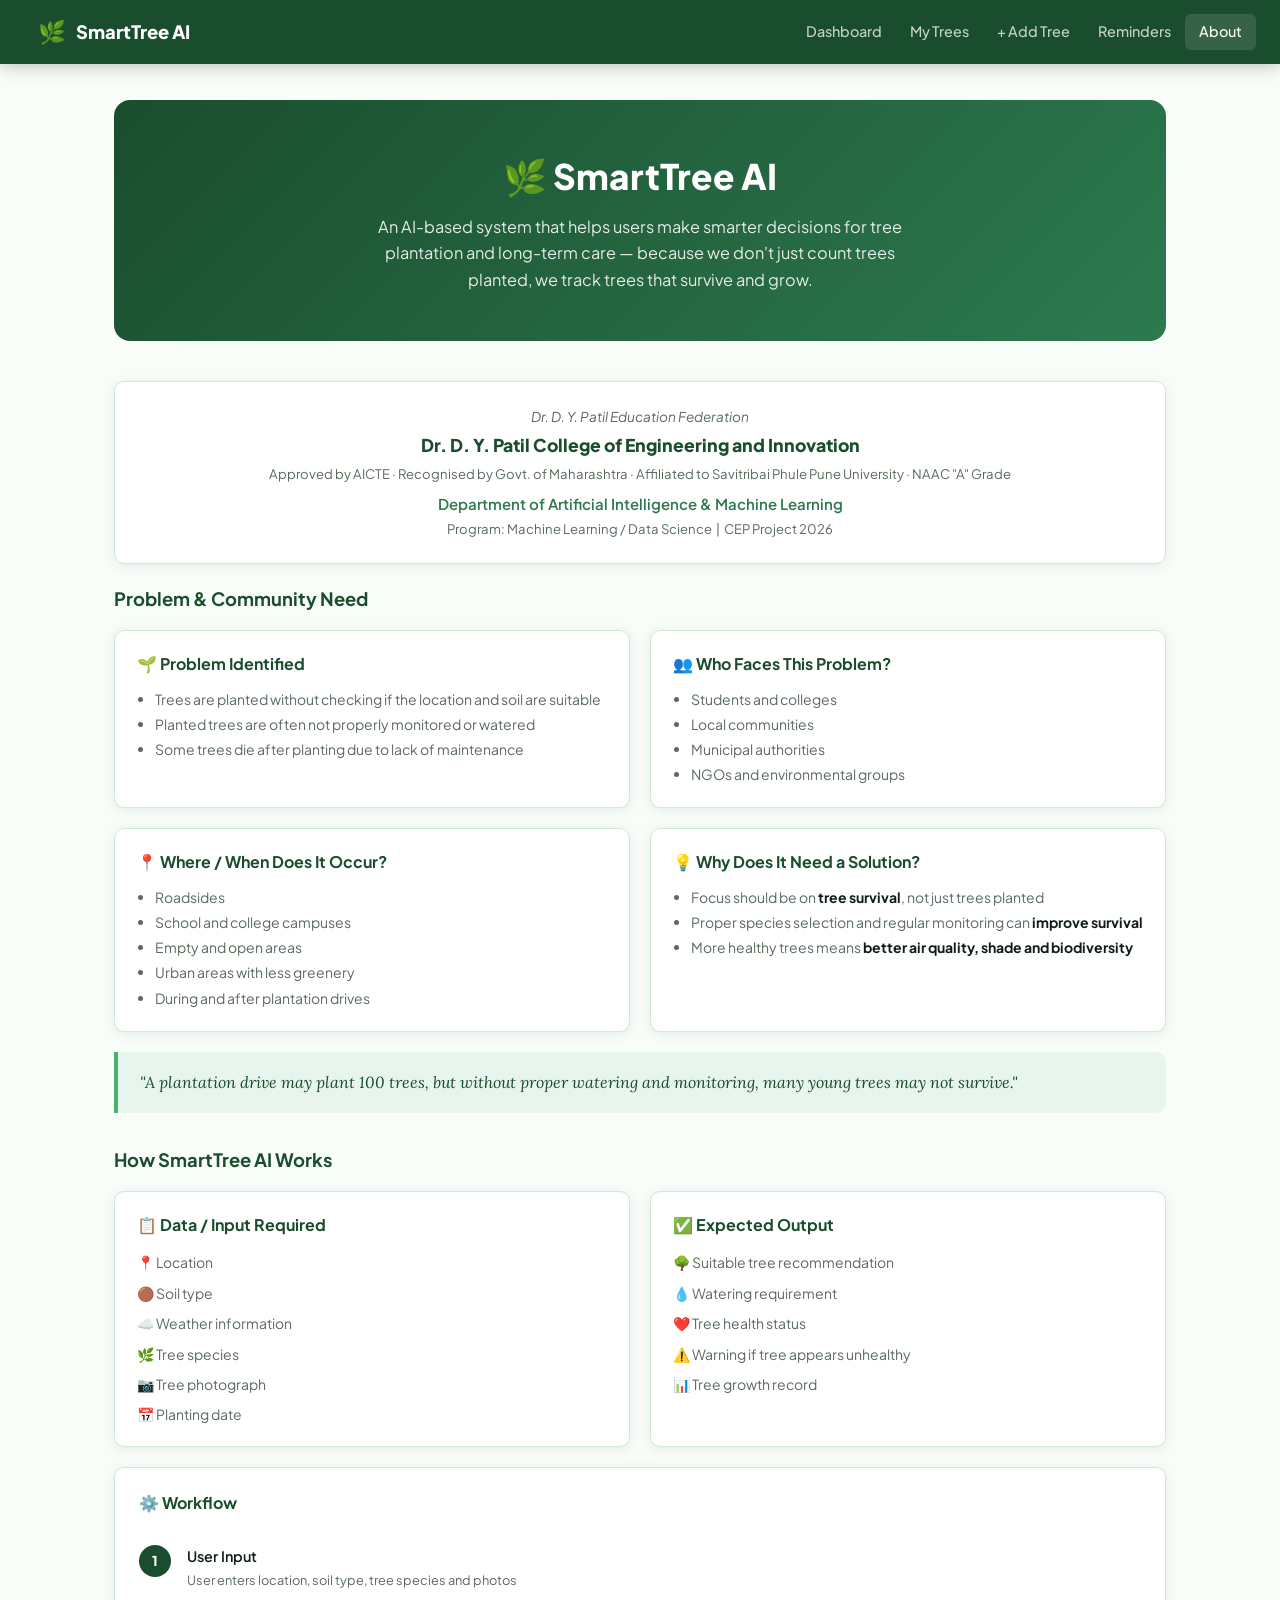
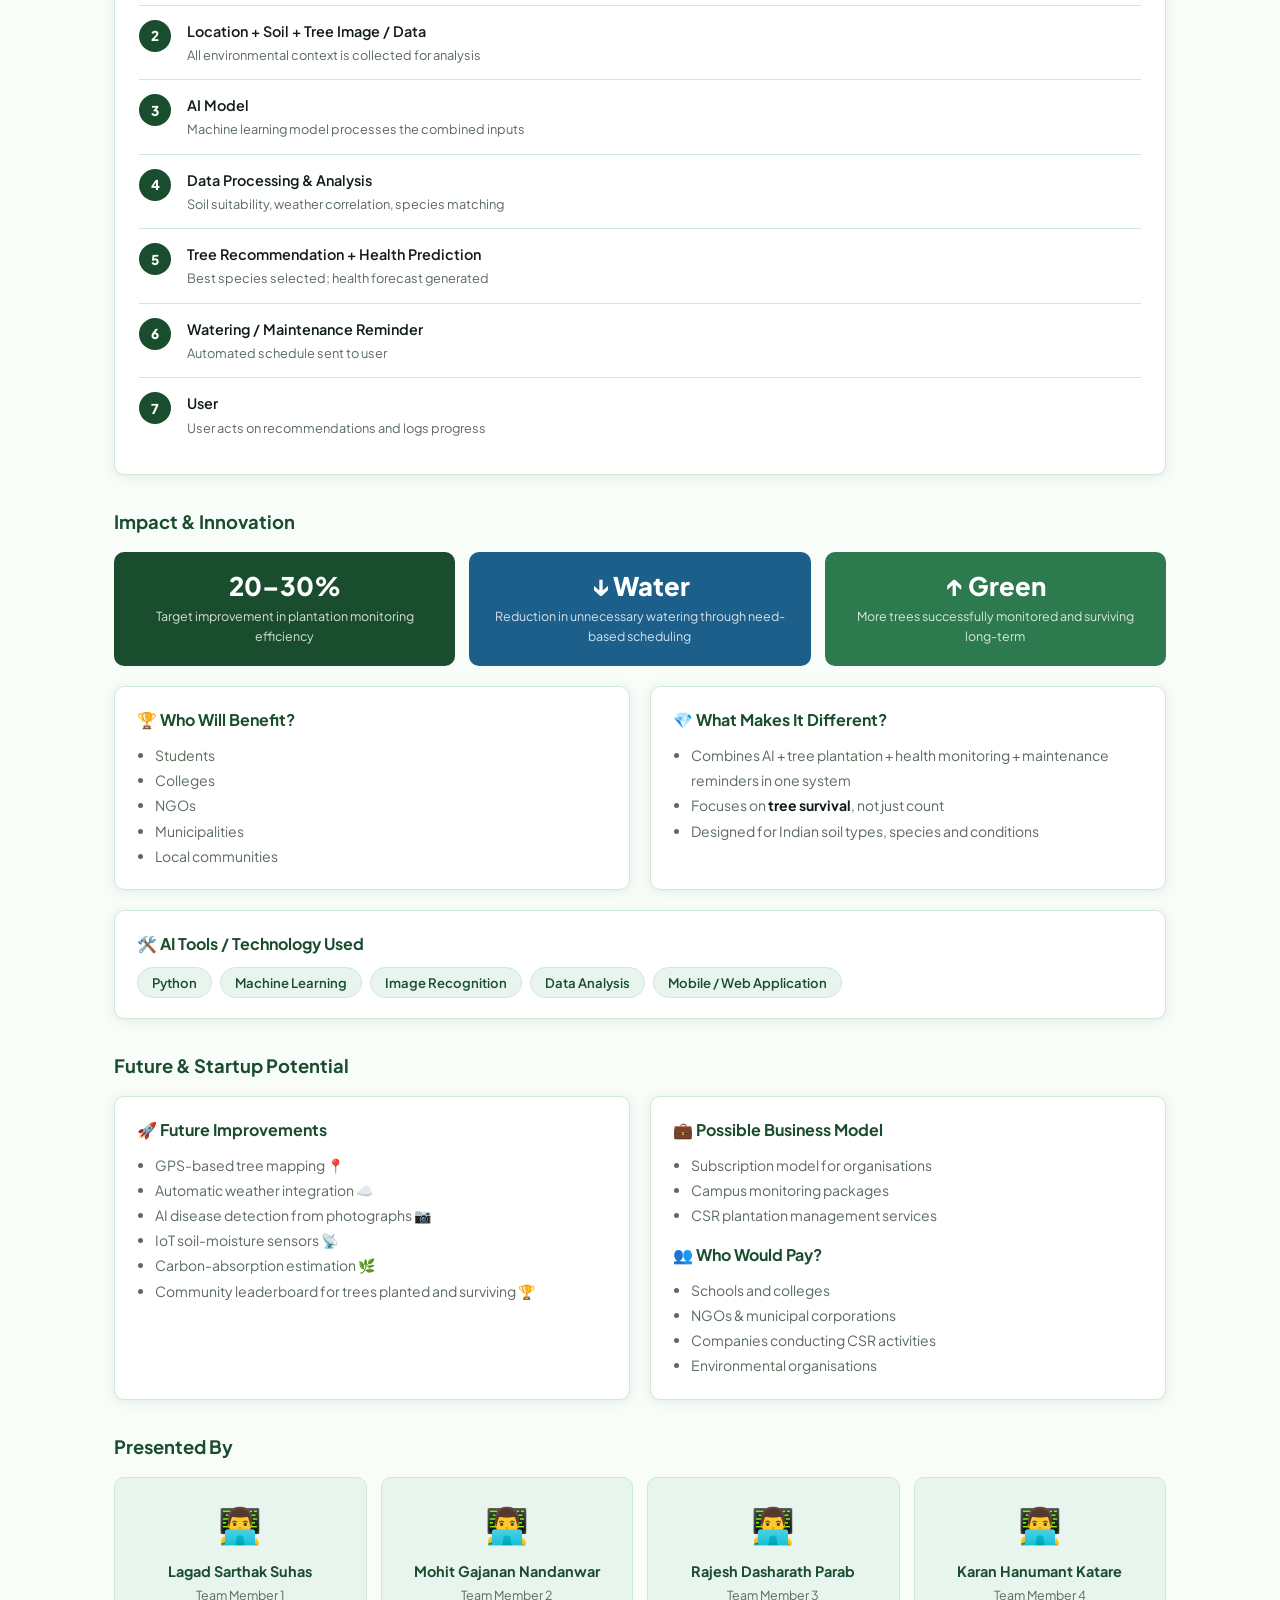
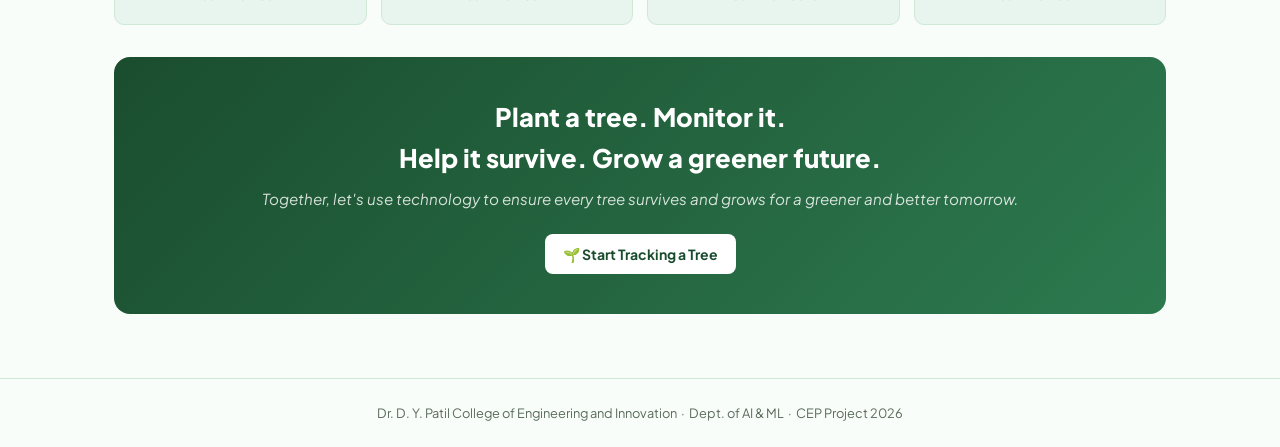
<file: about.html>
<!DOCTYPE html>
<html lang="en">
<head>
  <meta charset="UTF-8">
  <meta name="viewport" content="width=device-width, initial-scale=1.0">
  <title>SmartTree AI — About the Project</title>
  <link rel="stylesheet" href="style.css">
  <style>
    .about-hero {
      background: linear-gradient(135deg, var(--forest) 0%, var(--leaf) 100%);
      border-radius: 16px; padding: 48px 40px; color: #fff;
      margin-bottom: 40px; text-align: center;
    }
    .about-hero h1 { font-size: 2.2rem; font-weight: 800; margin-bottom: 10px; }
    .about-hero p  { opacity: .88; max-width: 560px; margin: 0 auto; font-size: 1.02rem; }

    .two-col { display: grid; grid-template-columns: 1fr 1fr; gap: 20px; margin-bottom: 20px; }
    @media (max-width: 640px) { .two-col { grid-template-columns: 1fr; } }

    .info-block { padding: 20px 22px; }
    .info-block h3 { font-size: 1rem; font-weight: 700; color: var(--forest); margin-bottom: 10px; }
    .info-block ul { padding-left: 18px; color: var(--muted); font-size: .875rem; line-height: 1.8; }
    .info-block ul li strong { color: var(--ink); }

    .workflow-steps { display: flex; flex-direction: column; gap: 0; }
    .w-step {
      display: flex; gap: 16px; align-items: flex-start;
      padding: 14px 0; border-bottom: 1px solid var(--border);
    }
    .w-step:last-child { border-bottom: none; }
    .w-num {
      width: 32px; height: 32px; border-radius: 50%;
      background: var(--forest); color: #fff;
      display: flex; align-items: center; justify-content: center;
      font-weight: 800; font-size: .85rem; flex-shrink: 0;
    }
    .w-label { font-weight: 600; color: var(--ink); font-size: .9rem; }
    .w-desc  { font-size: .8rem; color: var(--muted); margin-top: 2px; }

    .team-grid { display: grid; grid-template-columns: repeat(auto-fill, minmax(200px, 1fr)); gap: 14px; }
    .team-card {
      background: var(--mist); border: 1px solid var(--border);
      border-radius: 10px; padding: 18px 16px; text-align: center;
    }
    .team-card .avatar { font-size: 2.2rem; margin-bottom: 8px; }
    .team-card .name { font-weight: 700; font-size: .9rem; color: var(--forest); }
    .team-card .roll { font-size: .78rem; color: var(--muted); margin-top: 3px; }

    .impact-row { display: grid; grid-template-columns: repeat(3, 1fr); gap: 14px; margin-bottom: 20px; }
    @media (max-width: 560px) { .impact-row { grid-template-columns: 1fr; } }
    .impact-box {
      background: var(--forest); color: #fff;
      border-radius: 10px; padding: 20px 16px; text-align: center;
    }
    .impact-box .big { font-size: 1.6rem; font-weight: 800; line-height: 1.1; margin-bottom: 6px; }
    .impact-box .desc { font-size: .78rem; opacity: .82; }

    .quote-block {
      background: var(--mist); border-left: 4px solid var(--sprout);
      border-radius: 0 10px 10px 0; padding: 18px 22px;
      font-family: 'Lora', serif; font-style: italic; font-size: 1rem;
      color: var(--forest); margin: 20px 0;
    }
  </style>
</head>
<body>

<nav>
  <a class="nav-brand" href="index.html"><span class="leaf-icon">🌿</span> SmartTree AI</a>
  <a href="index.html">Dashboard</a>
  <a href="trees.html">My Trees</a>
  <a href="add-tree.html">+ Add Tree</a>
  <a href="reminders.html">Reminders</a>
  <a href="about.html" class="active">About</a>
</nav>

<div class="page">

  <div class="about-hero">
    <h1>🌿 SmartTree AI</h1>
    <p>An AI-based system that helps users make smarter decisions for tree plantation and long-term care — because we don't just count trees planted, we track trees that survive and grow.</p>
  </div>

  <!-- Institute -->
  <div class="card" style="margin-bottom:20px;text-align:center;padding:24px">
    <div style="font-size:.85rem;font-style:italic;color:var(--muted)">Dr. D. Y. Patil Education Federation</div>
    <div style="font-size:1.1rem;font-weight:800;color:var(--forest);margin:4px 0">Dr. D. Y. Patil College of Engineering and Innovation</div>
    <div style="font-size:.82rem;color:var(--muted)">Approved by AICTE · Recognised by Govt. of Maharashtra · Affiliated to Savitribai Phule Pune University · NAAC "A" Grade</div>
    <div style="margin-top:8px;font-weight:600;color:var(--leaf)">Department of Artificial Intelligence &amp; Machine Learning</div>
    <div style="font-size:.82rem;color:var(--muted);margin-top:2px">Program: Machine Learning / Data Science &nbsp;|&nbsp; CEP Project 2026</div>
  </div>

  <!-- Problem -->
  <div class="section-head"><h2>Problem &amp; Community Need</h2></div>
  <div class="two-col" style="margin-bottom:20px">
    <div class="card info-block">
      <h3>🌱 Problem Identified</h3>
      <ul>
        <li>Trees are planted without checking if the location and soil are suitable</li>
        <li>Planted trees are often not properly monitored or watered</li>
        <li>Some trees die after planting due to lack of maintenance</li>
      </ul>
    </div>
    <div class="card info-block">
      <h3>👥 Who Faces This Problem?</h3>
      <ul>
        <li>Students and colleges</li>
        <li>Local communities</li>
        <li>Municipal authorities</li>
        <li>NGOs and environmental groups</li>
      </ul>
    </div>
    <div class="card info-block">
      <h3>📍 Where / When Does It Occur?</h3>
      <ul>
        <li>Roadsides</li>
        <li>School and college campuses</li>
        <li>Empty and open areas</li>
        <li>Urban areas with less greenery</li>
        <li>During and after plantation drives</li>
      </ul>
    </div>
    <div class="card info-block">
      <h3>💡 Why Does It Need a Solution?</h3>
      <ul>
        <li>Focus should be on <strong>tree survival</strong>, not just trees planted</li>
        <li>Proper species selection and regular monitoring can <strong>improve survival</strong></li>
        <li>More healthy trees means <strong>better air quality, shade and biodiversity</strong></li>
      </ul>
    </div>
  </div>

  <div class="quote-block">
    "A plantation drive may plant 100 trees, but without proper watering and monitoring, many young trees may not survive."
  </div>

  <!-- How it works -->
  <div class="section-head" style="margin-top:32px"><h2>How SmartTree AI Works</h2></div>
  <div class="two-col" style="margin-bottom:20px">
    <div class="card" style="padding:20px 22px">
      <h3 style="font-size:1rem;font-weight:700;color:var(--forest);margin-bottom:14px">📋 Data / Input Required</h3>
      <ul style="list-style:none;padding:0;font-size:.875rem;display:flex;flex-direction:column;gap:8px;color:var(--muted)">
        <li>📍 Location</li>
        <li>🟤 Soil type</li>
        <li>☁️ Weather information</li>
        <li>🌿 Tree species</li>
        <li>📷 Tree photograph</li>
        <li>📅 Planting date</li>
      </ul>
    </div>
    <div class="card" style="padding:20px 22px">
      <h3 style="font-size:1rem;font-weight:700;color:var(--forest);margin-bottom:14px">✅ Expected Output</h3>
      <ul style="list-style:none;padding:0;font-size:.875rem;display:flex;flex-direction:column;gap:8px;color:var(--muted)">
        <li>🌳 Suitable tree recommendation</li>
        <li>💧 Watering requirement</li>
        <li>❤️ Tree health status</li>
        <li>⚠️ Warning if tree appears unhealthy</li>
        <li>📊 Tree growth record</li>
      </ul>
    </div>
  </div>

  <!-- Workflow -->
  <div class="card" style="margin-bottom:20px;padding:22px 24px">
    <h3 style="font-size:1rem;font-weight:700;color:var(--forest);margin-bottom:16px">⚙️ Workflow</h3>
    <div class="workflow-steps">
      <div class="w-step"><div class="w-num">1</div><div><div class="w-label">User Input</div><div class="w-desc">User enters location, soil type, tree species and photos</div></div></div>
      <div class="w-step"><div class="w-num">2</div><div><div class="w-label">Location + Soil + Tree Image / Data</div><div class="w-desc">All environmental context is collected for analysis</div></div></div>
      <div class="w-step"><div class="w-num">3</div><div><div class="w-label">AI Model</div><div class="w-desc">Machine learning model processes the combined inputs</div></div></div>
      <div class="w-step"><div class="w-num">4</div><div><div class="w-label">Data Processing &amp; Analysis</div><div class="w-desc">Soil suitability, weather correlation, species matching</div></div></div>
      <div class="w-step"><div class="w-num">5</div><div><div class="w-label">Tree Recommendation + Health Prediction</div><div class="w-desc">Best species selected; health forecast generated</div></div></div>
      <div class="w-step"><div class="w-num">6</div><div><div class="w-label">Watering / Maintenance Reminder</div><div class="w-desc">Automated schedule sent to user</div></div></div>
      <div class="w-step"><div class="w-num">7</div><div><div class="w-label">User</div><div class="w-desc">User acts on recommendations and logs progress</div></div></div>
    </div>
  </div>

  <!-- Impact -->
  <div class="section-head" style="margin-top:32px"><h2>Impact &amp; Innovation</h2></div>
  <div class="impact-row">
    <div class="impact-box"><div class="big">20–30%</div><div class="desc">Target improvement in plantation monitoring efficiency</div></div>
    <div class="impact-box" style="background:var(--sky)"><div class="big">↓ Water</div><div class="desc">Reduction in unnecessary watering through need-based scheduling</div></div>
    <div class="impact-box" style="background:var(--leaf)"><div class="big">↑ Green</div><div class="desc">More trees successfully monitored and surviving long-term</div></div>
  </div>

  <div class="two-col" style="margin-bottom:20px">
    <div class="card info-block">
      <h3>🏆 Who Will Benefit?</h3>
      <ul><li>Students</li><li>Colleges</li><li>NGOs</li><li>Municipalities</li><li>Local communities</li></ul>
    </div>
    <div class="card info-block">
      <h3>💎 What Makes It Different?</h3>
      <ul>
        <li>Combines AI + tree plantation + health monitoring + maintenance reminders in one system</li>
        <li>Focuses on <strong>tree survival</strong>, not just count</li>
        <li>Designed for Indian soil types, species and conditions</li>
      </ul>
    </div>
  </div>

  <!-- AI Tools -->
  <div class="card info-block" style="margin-bottom:20px">
    <h3>🛠️ AI Tools / Technology Used</h3>
    <div style="display:flex;flex-wrap:wrap;gap:8px;margin-top:4px">
      <span style="background:var(--mist);border:1px solid var(--border);border-radius:20px;padding:4px 14px;font-size:.82rem;font-weight:600;color:var(--forest)">Python</span>
      <span style="background:var(--mist);border:1px solid var(--border);border-radius:20px;padding:4px 14px;font-size:.82rem;font-weight:600;color:var(--forest)">Machine Learning</span>
      <span style="background:var(--mist);border:1px solid var(--border);border-radius:20px;padding:4px 14px;font-size:.82rem;font-weight:600;color:var(--forest)">Image Recognition</span>
      <span style="background:var(--mist);border:1px solid var(--border);border-radius:20px;padding:4px 14px;font-size:.82rem;font-weight:600;color:var(--forest)">Data Analysis</span>
      <span style="background:var(--mist);border:1px solid var(--border);border-radius:20px;padding:4px 14px;font-size:.82rem;font-weight:600;color:var(--forest)">Mobile / Web Application</span>
    </div>
  </div>

  <!-- Future & Startup -->
  <div class="section-head" style="margin-top:32px"><h2>Future &amp; Startup Potential</h2></div>
  <div class="two-col" style="margin-bottom:20px">
    <div class="card info-block">
      <h3>🚀 Future Improvements</h3>
      <ul>
        <li>GPS-based tree mapping 📍</li>
        <li>Automatic weather integration ☁️</li>
        <li>AI disease detection from photographs 📷</li>
        <li>IoT soil-moisture sensors 📡</li>
        <li>Carbon-absorption estimation 🌿</li>
        <li>Community leaderboard for trees planted and surviving 🏆</li>
      </ul>
    </div>
    <div class="card info-block">
      <h3>💼 Possible Business Model</h3>
      <ul>
        <li>Subscription model for organisations</li>
        <li>Campus monitoring packages</li>
        <li>CSR plantation management services</li>
      </ul>
      <h3 style="margin-top:14px">👥 Who Would Pay?</h3>
      <ul>
        <li>Schools and colleges</li>
        <li>NGOs &amp; municipal corporations</li>
        <li>Companies conducting CSR activities</li>
        <li>Environmental organisations</li>
      </ul>
    </div>
  </div>

  <!-- Team -->
  <div class="section-head" style="margin-top:32px"><h2>Presented By</h2></div>
  <div class="team-grid" style="margin-bottom:32px">
    <div class="team-card"><div class="avatar">👨‍💻</div><div class="name">Lagad Sarthak Suhas</div><div class="roll">Team Member 1</div></div>
    <div class="team-card"><div class="avatar">👨‍💻</div><div class="name">Mohit Gajanan Nandanwar</div><div class="roll">Team Member 2</div></div>
    <div class="team-card"><div class="avatar">👨‍💻</div><div class="name">Rajesh Dasharath Parab</div><div class="roll">Team Member 3</div></div>
    <div class="team-card"><div class="avatar">👨‍💻</div><div class="name">Karan Hanumant Katare</div><div class="roll">Team Member 4</div></div>
  </div>

  <!-- Closing quote -->
  <div style="text-align:center;padding:40px 20px;background:linear-gradient(135deg,var(--forest),var(--leaf));border-radius:16px;color:#fff">
    <div style="font-size:1.6rem;font-weight:800;margin-bottom:8px">Plant a tree. Monitor it.<br>Help it survive. Grow a greener future.</div>
    <div style="opacity:.82;font-style:italic;font-size:.95rem;margin-top:8px">Together, let's use technology to ensure every tree survives and grows for a greener and better tomorrow.</div>
    <a href="add-tree.html" class="btn" style="margin-top:22px;background:#fff;color:var(--forest);font-weight:700">🌱 Start Tracking a Tree</a>
  </div>

</div>

<footer>
  Dr. D. Y. Patil College of Engineering and Innovation &nbsp;·&nbsp; Dept. of AI &amp; ML &nbsp;·&nbsp; CEP Project 2026
</footer>

<script src="shared.js"></script>
</body>
</html>
</file>
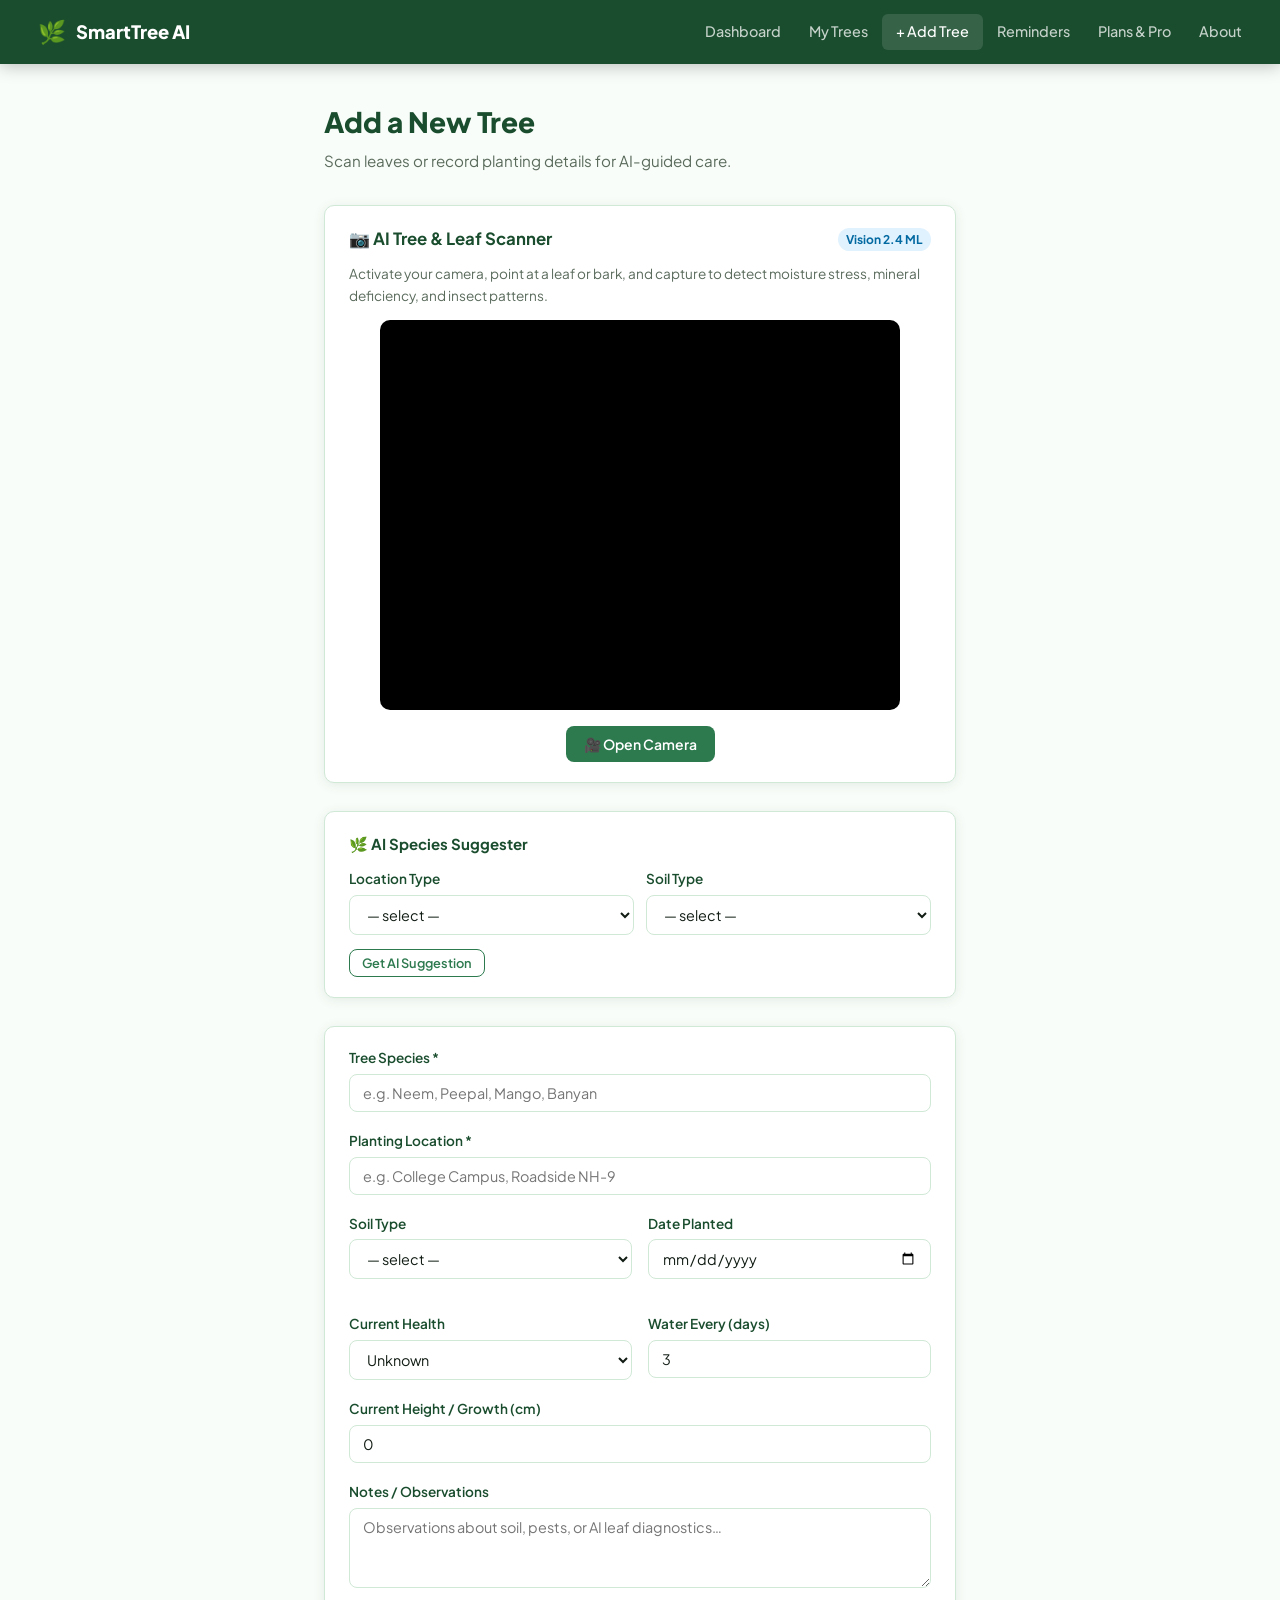
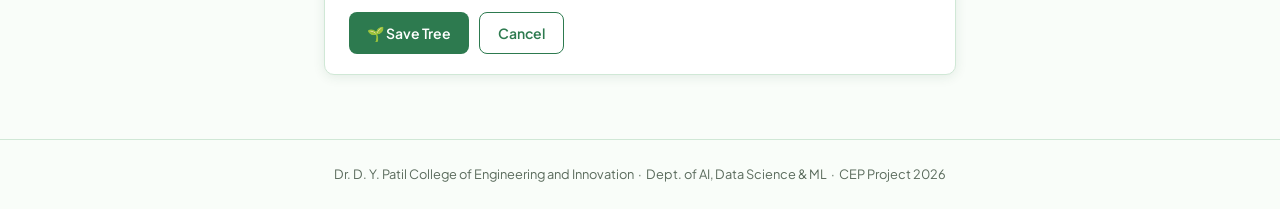
<file: add-tree.html>
<!DOCTYPE html>
<html lang="en">
<head>
  <meta charset="UTF-8">
  <meta name="viewport" content="width=device-width, initial-scale=1.0">
  <title>SmartTree AI — Add &amp; Diagnose Tree</title>
  <link rel="stylesheet" href="style.css">
</head>
<body>

<nav>
  <a class="nav-brand" href="index.html"><span class="leaf-icon">🌿</span> SmartTree AI</a>
  <a href="index.html">Dashboard</a>
  <a href="trees.html">My Trees</a>
  <a href="add-tree.html" class="active">+ Add Tree</a>
  <a href="reminders.html">Reminders</a>
  <a href="pricing.html">Plans &amp; Pro</a>
  <a href="about.html">About</a>
</nav>

<div class="page" style="max-width:680px">
  <div class="page-title" id="page-heading">Add a New Tree</div>
  <div class="page-sub" id="page-sub">Scan leaves or record planting details for AI-guided care.</div>

  <!-- 3. AI CAMERA ACCESS & DIAGNOSTIC SCANNER -->
  <div class="card" style="margin-bottom:28px">
    <div style="display:flex;justify-content:space-between;align-items:center;margin-bottom:10px">
      <div style="font-weight:700;color:var(--forest);font-size:1.05rem">📷 AI Tree &amp; Leaf Scanner</div>
      <span style="font-size:0.75rem;background:#e0f2fe;color:#0369a1;padding:2px 8px;border-radius:12px;font-weight:700">Vision 2.4 ML</span>
    </div>
    <p style="font-size:0.85rem;color:var(--muted);margin-bottom:14px">
      Activate your camera, point at a leaf or bark, and capture to detect moisture stress, mineral deficiency, and insect patterns.
    </p>

    <!-- Camera Box -->
    <div class="camera-container">
      <video id="cameraFeed" autoplay playsinline></video>
      <canvas id="snapshotCanvas" style="display:none"></canvas>
      <div class="scan-line" id="scanLine"></div>
    </div>

    <!-- Controls -->
    <div style="display:flex;gap:10px;justify-content:center;flex-wrap:wrap">
      <button id="startCamBtn" class="btn btn-primary" onclick="initCamera()">🎥 Open Camera</button>
      <button id="captureBtn" class="btn btn-outline" style="display:none" onclick="captureAndDiagnose()">📸 Capture &amp; Run AI Diagnosis</button>
      <button id="retakeBtn" class="btn btn-sm btn-outline" style="display:none" onclick="retakeCamera()">🔄 Retake</button>
    </div>

    <!-- Diagnostic Report Card -->
    <div class="diag-result" id="diagOutput">
      <div style="font-weight:800;color:var(--forest);font-size:0.95rem;margin-bottom:10px;display:flex;justify-content:space-between">
        <span>🔬 AI Pathology &amp; Care Report</span>
        <span id="ai-confidence" style="color:var(--leaf);font-size:0.8rem">Confidence: 94.8%</span>
      </div>

      <div class="diag-row">
        <div class="diag-icon">💧</div>
        <div>
          <div class="diag-title">Moisture &amp; Water Status</div>
          <div class="diag-desc" id="diag-water">Turgor pressure reduced. Moderate moisture stress detected.</div>
        </div>
      </div>

      <div class="diag-row">
        <div class="diag-icon">🧪</div>
        <div>
          <div class="diag-title">Mineral &amp; Nutrient Deficiencies</div>
          <div class="diag-desc" id="diag-minerals">Early Interveinal Chlorosis — Nitrogen &amp; Iron supplement suggested.</div>
        </div>
      </div>

      <div class="diag-row">
        <div class="diag-icon">🐛</div>
        <div>
          <div class="diag-title">Insect / Pathogen Attack</div>
          <div class="diag-desc" id="diag-insects">Minor sap-sucking pest spots on leaf edge. No severe fungus.</div>
        </div>
      </div>

      <div style="margin-top:14px;display:flex;justify-content:flex-end">
        <button class="btn btn-primary btn-sm" onclick="applyDiagnosisToForm()">📋 Auto-Fill Details in Form Below</button>
      </div>
    </div>
  </div>

  <!-- AI Species Suggester -->
  <div class="card" style="margin-bottom:28px">
    <div style="font-weight:700;color:var(--forest);margin-bottom:12px">🌿 AI Species Suggester</div>
    <div style="display:grid;grid-template-columns:1fr 1fr;gap:12px;margin-bottom:14px">
      <div class="form-group" style="margin:0">
        <label>Location Type</label>
        <select id="ai-loc">
          <option value="">— select —</option>
          <option>Roadside</option>
          <option>College Campus</option>
          <option>Open Field</option>
          <option>Garden / Park</option>
          <option>Urban Area</option>
          <option>Rural / Village</option>
        </select>
      </div>
      <div class="form-group" style="margin:0">
        <label>Soil Type</label>
        <select id="ai-soil">
          <option value="">— select —</option>
          <option>Sandy</option>
          <option>Loamy</option>
          <option>Clay</option>
          <option>Black Cotton</option>
          <option>Red / Laterite</option>
        </select>
      </div>
    </div>
    <button class="btn btn-outline btn-sm" onclick="getSuggestion()">Get AI Suggestion</button>
    <div id="ai-result" style="margin-top:14px;display:none" class="alert alert-success"></div>
  </div>

  <!-- Tree Form -->
  <div class="card">
    <div class="form-group">
      <label for="species">Tree Species *</label>
      <input type="text" id="species" placeholder="e.g. Neem, Peepal, Mango, Banyan" required>
    </div>
    <div class="form-group">
      <label for="location">Planting Location *</label>
      <input type="text" id="location" placeholder="e.g. College Campus, Roadside NH-9" required>
    </div>
    <div style="display:grid;grid-template-columns:1fr 1fr;gap:16px">
      <div class="form-group">
        <label for="soil">Soil Type</label>
        <select id="soil">
          <option value="">— select —</option>
          <option>Sandy</option>
          <option>Loamy</option>
          <option>Clay</option>
          <option>Black Cotton</option>
          <option>Red / Laterite</option>
          <option>Unknown</option>
        </select>
      </div>
      <div class="form-group">
        <label for="planted">Date Planted</label>
        <input type="date" id="planted">
      </div>
      <div class="form-group">
        <label for="health">Current Health</label>
        <select id="health">
          <option>Unknown</option>
          <option>Healthy</option>
          <option>Needs Water</option>
          <option>Unhealthy</option>
        </select>
      </div>
      <div class="form-group">
        <label for="water">Water Every (days)</label>
        <input type="number" id="water" min="1" max="30" value="3">
      </div>
    </div>
    <div class="form-group">
      <label for="growth">Current Height / Growth (cm)</label>
      <input type="number" id="growth" min="0" value="0" placeholder="0">
    </div>
    <div class="form-group">
      <label for="notes">Notes / Observations</label>
      <textarea id="notes" placeholder="Observations about soil, pests, or AI leaf diagnostics…"></textarea>
    </div>

    <div id="form-error" class="alert alert-warn" style="display:none;margin-bottom:16px">
      <span>⚠️</span> <span id="form-error-msg"></span>
    </div>

    <div style="display:flex;gap:10px">
      <button class="btn btn-primary" onclick="saveTree()">🌱 Save Tree</button>
      <a href="trees.html" class="btn btn-outline">Cancel</a>
    </div>
  </div>
</div>

<footer>
  Dr. D. Y. Patil College of Engineering and Innovation &nbsp;·&nbsp; Dept. of AI, Data Science &amp; ML &nbsp;·&nbsp; CEP Project 2026
</footer>

<script src="shared.js"></script>
<script>
let streamInstance = null;
let currentDiagnosis = null;

// ── CAMERA & AI DIAGNOSTIC ENGINE
function initCamera() {
  navigator.mediaDevices.getUserMedia({ video: { facingMode: 'environment' } })
    .then(stream => {
      streamInstance = stream;
      const video = document.getElementById('cameraFeed');
      video.srcObject = stream;
      video.style.display = 'block';
      document.getElementById('snapshotCanvas').style.display = 'none';
      document.getElementById('startCamBtn').style.display = 'none';
      document.getElementById('captureBtn').style.display = 'inline-flex';
      document.getElementById('retakeBtn').style.display = 'none';
    })
    .catch(err => {
      alert('Camera access denied or unreadable. Please ensure you are running on localhost via Live Server.');
    });
}

function captureAndDiagnose() {
  const video = document.getElementById('cameraFeed');
  const canvas = document.getElementById('snapshotCanvas');
  const scanLine = document.getElementById('scanLine');
  const diagOutput = document.getElementById('diagOutput');

  // Freeze image onto canvas
  canvas.width = video.videoWidth || 640;
  canvas.height = video.videoHeight || 480;
  const ctx = canvas.getContext('2d');
  ctx.drawImage(video, 0, 0, canvas.width, canvas.height);

  video.style.display = 'none';
  canvas.style.display = 'block';
  scanLine.style.display = 'block';

  document.getElementById('captureBtn').style.display = 'none';

  // Simulate AI Vision Scan
  setTimeout(() => {
    scanLine.style.display = 'none';
    document.getElementById('retakeBtn').style.display = 'inline-flex';

    // Heuristic multi-pattern outcomes
    const presets = [
      {
        health: 'Needs Water',
        water: 'Water Deficit: Low leaf cell turgor detected. Immediate watering needed.',
        minerals: 'Mild Nitrogen (N) deficiency indicated by faint pale green leaf margins.',
        insects: 'No harmful insect clusters detected. Clean surface veins.',
        waterDays: 2,
        notes: 'AI Diagnosis: Water deficit observed. Pale leaves indicate mild nitrogen need.'
      },
      {
        health: 'Unhealthy',
        water: 'Moisture Adequate, but transpiration blocked.',
        minerals: 'Iron & Zinc deficiency: Visible interveinal yellowing pattern.',
        insects: 'Aphid / Mite spots detected on leaf underside. Spray neem oil (5ml/L).',
        waterDays: 3,
        notes: 'AI Diagnosis: Aphid infestation & Iron deficiency. Treat with organic pesticide.'
      },
      {
        health: 'Healthy',
        water: 'Optimum cellular hydration. Foliage crisp and turgid.',
        minerals: 'Balanced N-P-K mineral levels. Deep chlorophyll pigmentation.',
        insects: 'No pest presence or fungal sporulation.',
        waterDays: 4,
        notes: 'AI Diagnosis: Tree leaf is healthy and well-nourished.'
      }
    ];

    currentDiagnosis = presets[Math.floor(Math.random() * presets.length)];

    document.getElementById('diag-water').textContent = currentDiagnosis.water;
    document.getElementById('diag-minerals').textContent = currentDiagnosis.minerals;
    document.getElementById('diag-insects').textContent = currentDiagnosis.insects;
    diagOutput.style.display = 'block';
  }, 1200);
}

function retakeCamera() {
  document.getElementById('diagOutput').style.display = 'none';
  document.getElementById('snapshotCanvas').style.display = 'none';
  document.getElementById('cameraFeed').style.display = 'block';
  document.getElementById('captureBtn').style.display = 'inline-flex';
  document.getElementById('retakeBtn').style.display = 'none';
}

function applyDiagnosisToForm() {
  if (!currentDiagnosis) return;
  document.getElementById('health').value = currentDiagnosis.health;
  document.getElementById('water').value = currentDiagnosis.waterDays;
  document.getElementById('notes').value = currentDiagnosis.notes;
  alert('Diagnosis successfully applied to the tree form!');
  window.scrollTo({ top: document.querySelector('.card:last-of-type').offsetTop - 60, behavior: 'smooth' });
}

// ── SPECIES SUGGESTER
const SUGGESTIONS = {
  'Roadside': { Sandy: 'Babool (Acacia nilotica) — drought-hardy, thrives on roadsides', Loamy: 'Neem — fast-growing, excellent shade', Clay: 'Peepal — deep roots, handles clay well', 'Black Cotton': 'Tamarind — strong taproot for black soil', 'Red / Laterite': 'Casuarina — adapts well to laterite', '': 'Neem or Peepal — common roadside choices' },
  'College Campus': { Sandy: 'Rain Tree (Samanea saman) — wide canopy, decorative', Loamy: 'Gulmohar — beautiful flowers, moderate water', Clay: 'Banyan — iconic, low maintenance', 'Black Cotton': 'Ashoka Tree — ornamental, black soil compatible', 'Red / Laterite': 'Mango — fruit-bearing, laterite-friendly', '': 'Banyan or Gulmohar — campus classics' },
  'Open Field': { Sandy: 'Teak — commercial timber, sandy preferred', Loamy: 'Eucalyptus — fast growth in open fields', Clay: 'Bamboo — excellent for clay, erosion control', 'Black Cotton': 'Amla (Indian Gooseberry) — medicinal, black soil', 'Red / Laterite': 'Cashew — laterite-native, high value', '': 'Eucalyptus or Teak' },
  'Garden / Park': { Sandy: 'Bougainvillea tree — colourful, low water', Loamy: 'Frangipani — fragrant, garden favourite', Clay: 'Bottlebrush — clay tolerant, attracts birds', 'Black Cotton': 'Coconut Palm — parks in black soil areas', 'Red / Laterite': 'Jackfruit — thrives in warm laterite soil', '': 'Frangipani or Gulmohar' },
  'Urban Area': { Sandy: 'Drumstick (Moringa) — fast, nutritious, urban-friendly', Loamy: 'Curry Leaf — small tree, useful', Clay: 'Pilkhan (Ficus virens) — urban-resilient', 'Black Cotton': 'Karanj (Pongamia) — pollution-tolerant', 'Red / Laterite': 'Flame of the Forest — striking, urban parks', '': 'Neem or Pongamia — urban pollution fighters' },
  'Rural / Village': { Sandy: 'Prosopis (Mesquite) — firewood, sandy soil', Loamy: 'Mango — fruit, shade, income', Clay: 'Ber (Indian Jujube) — fruit, clay hardy', 'Black Cotton': 'Cotton Tree (Bombax) — village landscapes', 'Red / Laterite': 'Mahua — food, medicine, laterite-native', '': 'Mango or Amla — multipurpose village trees' },
};

function getSuggestion() {
  const loc  = document.getElementById('ai-loc').value;
  const soil = document.getElementById('ai-soil').value;
  if (!loc) { alert('Please select a location type first.'); return; }
  const map = SUGGESTIONS[loc] || {};
  const suggestion = map[soil] || map[''] || 'Neem — versatile choice for Indian soil';
  const res = document.getElementById('ai-result');
  res.style.display = 'flex';
  res.innerHTML = `<span>🤖</span><div><strong>AI Recommends:</strong> ${suggestion}</div>`;
}

// ── SAVE TREE
function saveTree() {
  const species  = document.getElementById('species').value.trim();
  const location = document.getElementById('location').value.trim();
  const errEl    = document.getElementById('form-error');
  const errMsg   = document.getElementById('form-error-msg');

  if (!species || !location) {
    errEl.style.display = 'flex';
    errMsg.textContent = 'Species name and location are required.';
    return;
  }
  errEl.style.display = 'none';

  const data = {
    species,
    location,
    soilType:    document.getElementById('soil').value || 'Unknown',
    plantedDate: document.getElementById('planted').value,
    health:      document.getElementById('health').value,
    waterEvery:  parseInt(document.getElementById('water').value) || 3,
    growth:      parseInt(document.getElementById('growth').value) || 0,
    notes:       document.getElementById('notes').value.trim(),
  };

  ST.addTree(data);
  window.location.href = 'trees.html';
}
</script>
</body>
</html>
</file>
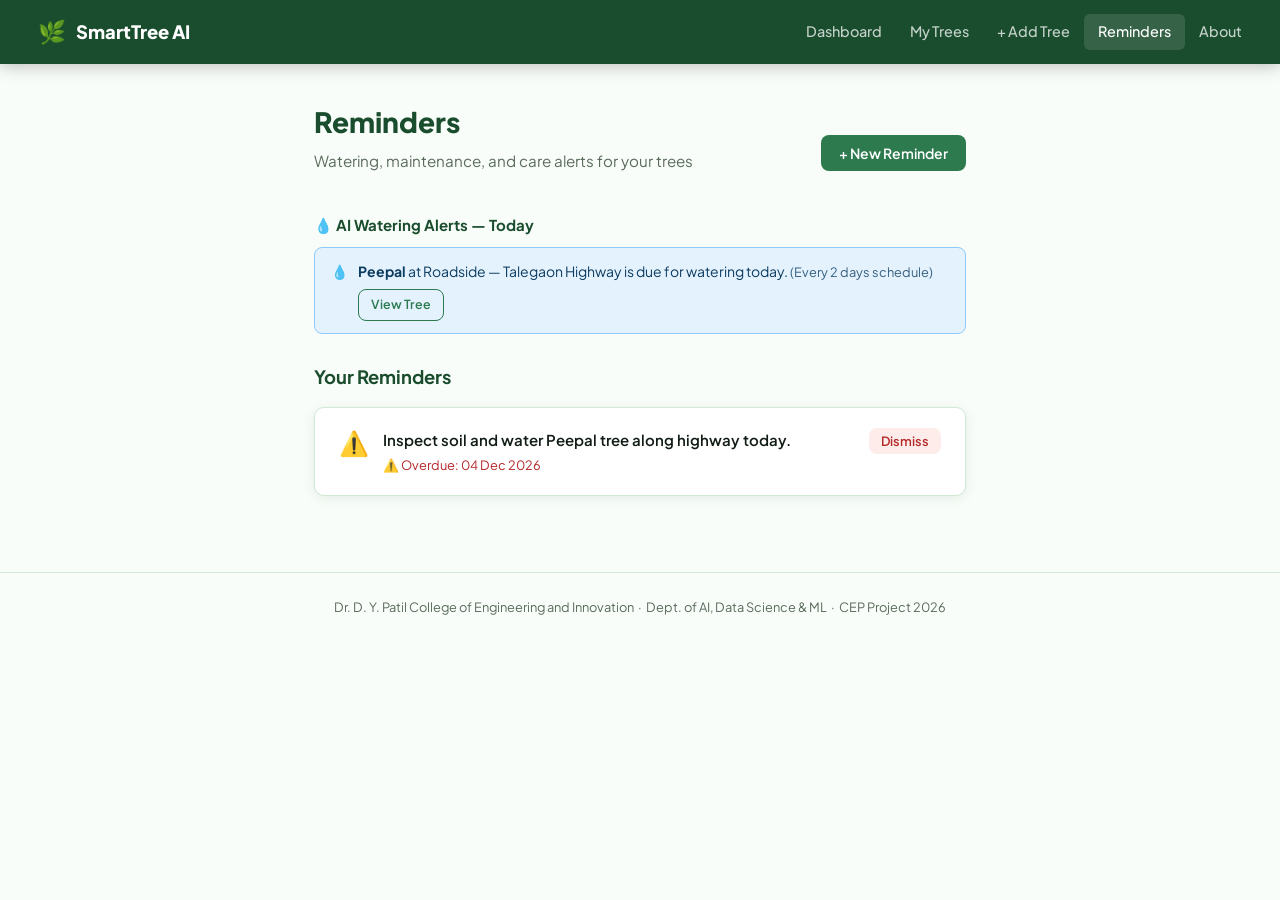
<file: reminders.html>
<!DOCTYPE html>
<html lang="en">
<head>
  <meta charset="UTF-8">
  <meta name="viewport" content="width=device-width, initial-scale=1.0">
  <title>SmartTree AI — Reminders</title>
  <link rel="stylesheet" href="style.css">
</head>
<body>

<nav>
  <a class="nav-brand" href="index.html"><span class="leaf-icon">🌿</span> SmartTree AI</a>
  <a href="index.html">Dashboard</a>
  <a href="trees.html">My Trees</a>
  <a href="add-tree.html">+ Add Tree</a>
  <a href="reminders.html" class="active">Reminders</a>
  <a href="about.html">About</a>
</nav>

<div class="page" style="max-width:700px">
  <div style="display:flex;align-items:center;justify-content:space-between;margin-bottom:8px">
    <div>
      <div class="page-title">Reminders</div>
      <div class="page-sub">Watering, maintenance, and care alerts for your trees</div>
    </div>
    <button class="btn btn-primary" onclick="openModal()">+ New Reminder</button>
  </div>

  <!-- Auto-generated watering reminders -->
  <div id="auto-reminders" style="margin-bottom:28px"></div>

  <!-- Manual reminders -->
  <div class="section-head">
    <h2>Your Reminders</h2>
  </div>
  <div id="manual-reminders"></div>
</div>

<footer>
  Dr. D. Y. Patil College of Engineering and Innovation &nbsp;·&nbsp; Dept. of AI, Data Science &amp; ML &nbsp;·&nbsp; CEP Project 2026
</footer>

<!-- Add Reminder Modal -->
<div class="modal-backdrop" id="add-modal">
  <div class="modal">
    <div class="modal-head">
      <h3>Add Reminder</h3>
      <button class="modal-close" onclick="closeModal()">✕</button>
    </div>
    <div class="form-group">
      <label>Linked Tree (optional)</label>
      <select id="r-tree">
        <option value="">— General reminder —</option>
      </select>
    </div>
    <div class="form-group">
      <label>Reminder Message *</label>
      <input type="text" id="r-msg" placeholder="e.g. Check soil moisture, apply compost…">
    </div>
    <div class="form-group">
      <label>Due Date</label>
      <input type="date" id="r-date">
    </div>
    <div style="display:flex;gap:10px;justify-content:flex-end">
      <button class="btn btn-outline" onclick="closeModal()">Cancel</button>
      <button class="btn btn-primary" onclick="saveReminder()">Save Reminder</button>
    </div>
  </div>
</div>

<script src="shared.js"></script>
<script>
function render() {
  const trees     = ST.getTrees();
  const reminders = ST.getReminders();
  const today     = new Date();

  // ── Auto watering suggestions based on plantedDate + waterEvery
  const autoEl = document.getElementById('auto-reminders');
  const dueToday = trees.filter(t => {
    if (!t.plantedDate || !t.waterEvery) return false;
    const planted = new Date(t.plantedDate);
    const daysSince = Math.floor((today - planted) / 86400000);
    return daysSince >= 0 && daysSince % t.waterEvery === 0;
  });

  if (dueToday.length > 0) {
    autoEl.innerHTML = `
      <div style="font-weight:700;color:var(--forest);margin-bottom:10px">💧 AI Watering Alerts — Today</div>
      ${dueToday.map(t => `
        <div class="alert alert-info" style="margin-bottom:10px">
          <span>💧</span>
          <div>
            <strong>${t.species}</strong> at ${t.location} is due for watering today.
            <span style="font-size:.8rem;opacity:.8">(Every ${t.waterEvery} days schedule)</span>
            <div style="margin-top:6px">
              <a href="tree-detail.html?id=${t.id}" class="btn btn-outline btn-sm" style="font-size:.78rem">View Tree</a>
            </div>
          </div>
        </div>
      `).join('')}
    `;
  } else {
    autoEl.innerHTML = `
      <div class="alert alert-success" style="margin-bottom:24px">
        <span>✅</span>
        <div>No watering due today based on your tree schedules. All trees are on track.</div>
      </div>
    `;
  }

  // ── Manual reminders
  const manEl = document.getElementById('manual-reminders');
  if (reminders.length === 0) {
    manEl.innerHTML = `<div class="empty" style="padding:36px 24px">
      <div class="icon">🔔</div>
      <p>No reminders set. Add one to stay on top of tree care.</p>
    </div>`;
    return;
  }

  manEl.innerHTML = reminders.map(r => {
    const linkedTree = r.treeId ? trees.find(t => t.id === r.treeId) : null;
    const overdue = r.dueDate && new Date(r.dueDate) < today;
    return `
      <div class="card" style="margin-bottom:12px;display:flex;align-items:flex-start;gap:14px">
        <div style="font-size:1.5rem;line-height:1;padding-top:2px">${overdue ? '⚠️' : '🔔'}</div>
        <div style="flex:1">
          <div style="font-weight:600;color:var(--ink)">${r.message}</div>
          ${linkedTree ? `<div style="font-size:.8rem;color:var(--leaf);margin-top:3px">🌳 ${linkedTree.species} — ${linkedTree.location}</div>` : ''}
          ${r.dueDate ? `<div style="font-size:.8rem;color:${overdue ? 'var(--danger)' : 'var(--muted)'};margin-top:3px">${overdue ? '⚠️ Overdue: ' : '📅 Due: '}${ST.formatDate(r.dueDate)}</div>` : ''}
        </div>
        <button class="btn btn-sm" style="background:#fdecea;color:var(--danger);border:none;white-space:nowrap" onclick="dismiss('${r.id}')">Dismiss</button>
      </div>
    `;
  }).join('');
}

function openModal() {
  const trees = ST.getTrees();
  const sel = document.getElementById('r-tree');
  sel.innerHTML = '<option value="">— General reminder —</option>' +
    trees.map(t => `<option value="${t.id}">${t.species} — ${t.location}</option>`).join('');
  const today = new Date().toISOString().split('T')[0];
  document.getElementById('r-date').value = today;
  document.getElementById('r-msg').value = '';
  document.getElementById('add-modal').classList.add('open');
}
function closeModal() {
  document.getElementById('add-modal').classList.remove('open');
}
function saveReminder() {
  const msg = document.getElementById('r-msg').value.trim();
  if (!msg) { alert('Please enter a reminder message.'); return; }
  ST.addReminder({
    treeId:  document.getElementById('r-tree').value || null,
    message: msg,
    dueDate: document.getElementById('r-date').value || null,
  });
  closeModal();
  render();
}
function dismiss(id) {
  ST.dismissReminder(id);
  render();
}

render();
</script>
</body>
</html>
</file>
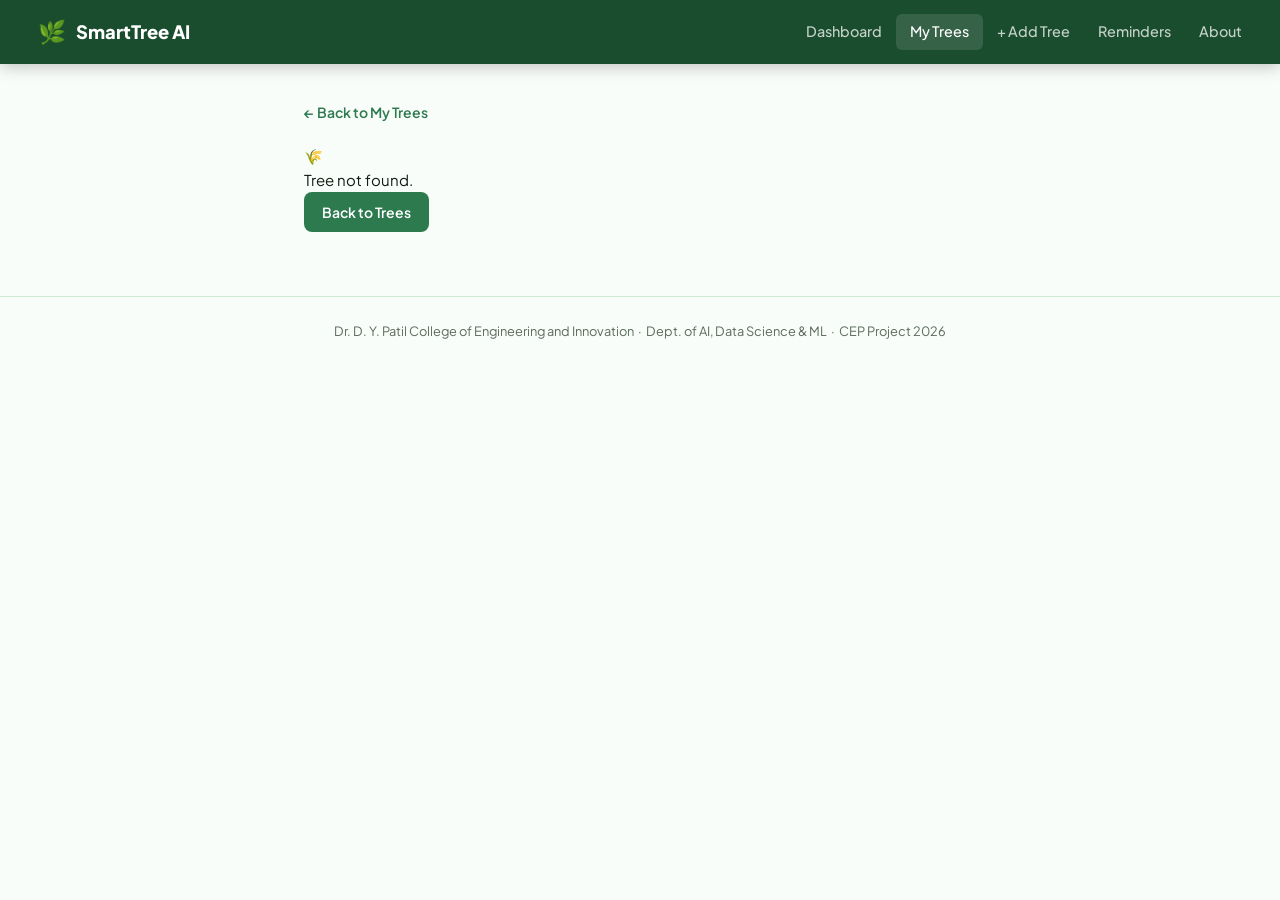
<file: tree-detail.html>
<!DOCTYPE html>
<html lang="en">
<head>
  <meta charset="UTF-8">
  <meta name="viewport" content="width=device-width, initial-scale=1.0">
  <title>SmartTree AI — Tree Detail</title>
  <link rel="stylesheet" href="style.css">
</head>
<body>

<nav>
  <a class="nav-brand" href="index.html"><span class="leaf-icon">🌿</span> SmartTree AI</a>
  <a href="index.html">Dashboard</a>
  <a href="trees.html" class="active">My Trees</a>
  <a href="add-tree.html">+ Add Tree</a>
  <a href="reminders.html">Reminders</a>
  <a href="about.html">About</a>
</nav>

<div class="page" style="max-width:720px">
  <div style="margin-bottom:20px">
    <a href="trees.html" style="color:var(--leaf);font-size:.875rem;text-decoration:none;font-weight:600">← Back to My Trees</a>
  </div>
  <div id="content"></div>
</div>

<footer>
  Dr. D. Y. Patil College of Engineering and Innovation &nbsp;·&nbsp; Dept. of AI, Data Science &amp; ML &nbsp;·&nbsp; CEP Project 2026
</footer>

<!-- Growth Log Modal -->
<div class="modal-backdrop" id="log-modal">
  <div class="modal">
    <div class="modal-head">
      <h3>Log Growth Update</h3>
      <button class="modal-close" onclick="closeLogModal()">✕</button>
    </div>
    <div class="form-group">
      <label>Date</label>
      <input type="date" id="log-date">
    </div>
    <div class="form-group">
      <label>Height / Growth (cm)</label>
      <input type="number" id="log-height" min="0" placeholder="Current height in cm">
    </div>
    <div class="form-group">
      <label>Health Status</label>
      <select id="log-health">
        <option>Healthy</option>
        <option>Needs Water</option>
        <option>Unhealthy</option>
        <option>Unknown</option>
      </select>
    </div>
    <div class="form-group">
      <label>Observation Notes</label>
      <textarea id="log-notes" placeholder="What did you observe today?"></textarea>
    </div>
    <div style="display:flex;gap:10px;justify-content:flex-end">
      <button class="btn btn-outline" onclick="closeLogModal()">Cancel</button>
      <button class="btn btn-primary" onclick="saveLog()">Save Log</button>
    </div>
  </div>
</div>

<script src="shared.js"></script>
<script>
const params = new URLSearchParams(location.search);
const id = params.get('id');
let tree = null;

function render() {
  tree = ST.getTree(id);
  if (!tree) {
    document.getElementById('content').innerHTML = `<div class="empty"><div class="icon">🌾</div><p>Tree not found.</p><a href="trees.html" class="btn btn-primary">Back to Trees</a></div>`;
    return;
  }

  // Days since planted
  let daysSince = '—';
  if (tree.plantedDate) {
    const diff = Math.floor((Date.now() - new Date(tree.plantedDate)) / 86400000);
    daysSince = diff >= 0 ? `${diff} days ago` : 'Future date';
  }

  // Growth progress (visual — relative to 100cm milestone)
  const growthPct = Math.min(100, Math.round((tree.growth || 0) / 100 * 100));

  // AI health advice
  let aiAdvice = '';
  if (tree.health === 'Healthy') aiAdvice = 'Tree is doing well. Maintain current watering schedule and check for pests monthly.';
  else if (tree.health === 'Needs Water') aiAdvice = 'Soil appears dry. Water immediately and increase frequency by 1 day. Check soil moisture before next watering.';
  else if (tree.health === 'Unhealthy') aiAdvice = 'Warning: Tree shows signs of stress. Inspect leaves for disease or pest damage. Consider soil nutrient supplement and increase shade if in direct sun.';
  else aiAdvice = 'Update the health status after your next inspection to get AI care advice.';

  // Growth log table
  const logs = (tree.growthLog || []).slice().reverse();
  const logRows = logs.length > 0
    ? logs.map(l => `<tr>
        <td>${ST.formatDate(l.date)}</td>
        <td>${l.height} cm</td>
        <td>${ST.healthBadge(l.health)}</td>
        <td style="color:var(--muted);font-size:.82rem">${l.notes || '—'}</td>
      </tr>`).join('')
    : `<tr><td colspan="4" style="text-align:center;color:var(--muted);padding:24px">No growth logs yet. Add one above.</td></tr>`;

  document.getElementById('content').innerHTML = `
    <!-- Header -->
    <div style="display:flex;justify-content:space-between;align-items:flex-start;margin-bottom:24px;flex-wrap:wrap;gap:12px">
      <div>
        <h1 style="font-size:1.9rem;font-weight:800;color:var(--forest)">🌳 ${tree.species}</h1>
        <div style="color:var(--muted);font-size:.95rem;margin-top:4px">📍 ${tree.location}</div>
      </div>
      <div style="display:flex;gap:8px;flex-wrap:wrap">
        ${ST.healthBadge(tree.health)}
        <a href="add-tree.html?edit=${tree.id}" class="btn btn-outline btn-sm">✏️ Edit</a>
      </div>
    </div>

    <!-- Key stats -->
    <div class="stat-row" style="margin-bottom:24px">
      <div class="stat-box"><div class="val">${tree.growth || 0}<span style="font-size:1rem"> cm</span></div><div class="lbl">Current Growth</div></div>
      <div class="stat-box"><div class="val">${tree.waterEvery}</div><div class="lbl">Water Every (days)</div></div>
      <div class="stat-box"><div class="val" style="font-size:1.1rem">${daysSince}</div><div class="lbl">Planted</div></div>
      <div class="stat-box"><div class="val">${(tree.growthLog || []).length}</div><div class="lbl">Growth Logs</div></div>
    </div>

    <!-- Growth progress -->
    <div class="card" style="margin-bottom:20px">
      <div style="display:flex;justify-content:space-between;margin-bottom:8px">
        <span style="font-weight:700;color:var(--forest)">Growth Progress</span>
        <span style="font-size:.82rem;color:var(--muted)">${tree.growth || 0} cm of 100 cm milestone</span>
      </div>
      <div class="progress-bar"><div class="progress-fill" style="width:${growthPct}%"></div></div>
      <div style="font-size:.78rem;color:var(--muted);margin-top:6px">${growthPct}% toward first milestone (1 metre)</div>
    </div>

    <!-- AI Advice -->
    <div class="alert ${tree.health === 'Healthy' ? 'alert-success' : tree.health === 'Needs Water' ? 'alert-info' : 'alert-warn'}" style="margin-bottom:20px">
      <span>🤖</span>
      <div><strong>AI Care Advice:</strong> ${aiAdvice}</div>
    </div>

    <!-- Details card -->
    <div class="card" style="margin-bottom:20px">
      <div style="font-weight:700;color:var(--forest);margin-bottom:14px">Tree Details</div>
      <div style="display:grid;grid-template-columns:1fr 1fr;gap:10px 24px;font-size:.875rem">
        <div><span style="color:var(--muted)">Species:</span> <strong>${tree.species}</strong></div>
        <div><span style="color:var(--muted)">Location:</span> <strong>${tree.location}</strong></div>
        <div><span style="color:var(--muted)">Soil Type:</span> <strong>${tree.soilType || '—'}</strong></div>
        <div><span style="color:var(--muted)">Date Planted:</span> <strong>${ST.formatDate(tree.plantedDate)}</strong></div>
        <div><span style="color:var(--muted)">Health:</span> ${ST.healthBadge(tree.health)}</div>
        <div><span style="color:var(--muted)">Water Schedule:</span> <strong>Every ${tree.waterEvery} days</strong></div>
        <div style="grid-column:1/-1"><span style="color:var(--muted)">Notes:</span> <span>${tree.notes || 'No notes added.'}</span></div>
      </div>
    </div>

    <!-- Growth Log -->
    <div class="card">
      <div style="display:flex;justify-content:space-between;align-items:center;margin-bottom:16px">
        <div style="font-weight:700;color:var(--forest)">Growth Log</div>
        <button class="btn btn-primary btn-sm" onclick="openLogModal()">+ Log Update</button>
      </div>
      <div class="table-wrap">
        <table>
          <thead><tr><th>Date</th><th>Height</th><th>Health</th><th>Notes</th></tr></thead>
          <tbody>${logRows}</tbody>
        </table>
      </div>
    </div>
  `;
}

function openLogModal() {
  const today = new Date().toISOString().split('T')[0];
  document.getElementById('log-date').value = today;
  document.getElementById('log-height').value = tree ? (tree.growth || '') : '';
  document.getElementById('log-health').value = tree ? (tree.health || 'Healthy') : 'Healthy';
  document.getElementById('log-notes').value = '';
  document.getElementById('log-modal').classList.add('open');
}
function closeLogModal() {
  document.getElementById('log-modal').classList.remove('open');
}

function saveLog() {
  const height = parseInt(document.getElementById('log-height').value);
  const health = document.getElementById('log-health').value;
  const notes  = document.getElementById('log-notes').value.trim();
  const date   = document.getElementById('log-date').value;

  if (!height || !date) { alert('Please enter the date and height.'); return; }

  const t = ST.getTree(id);
  if (!t) return;
  const log = t.growthLog || [];
  log.push({ date, height, health, notes });
  ST.updateTree(id, { growth: height, health, growthLog: log });
  closeLogModal();
  render();
}

render();
</script>
</body>
</html>
</file>
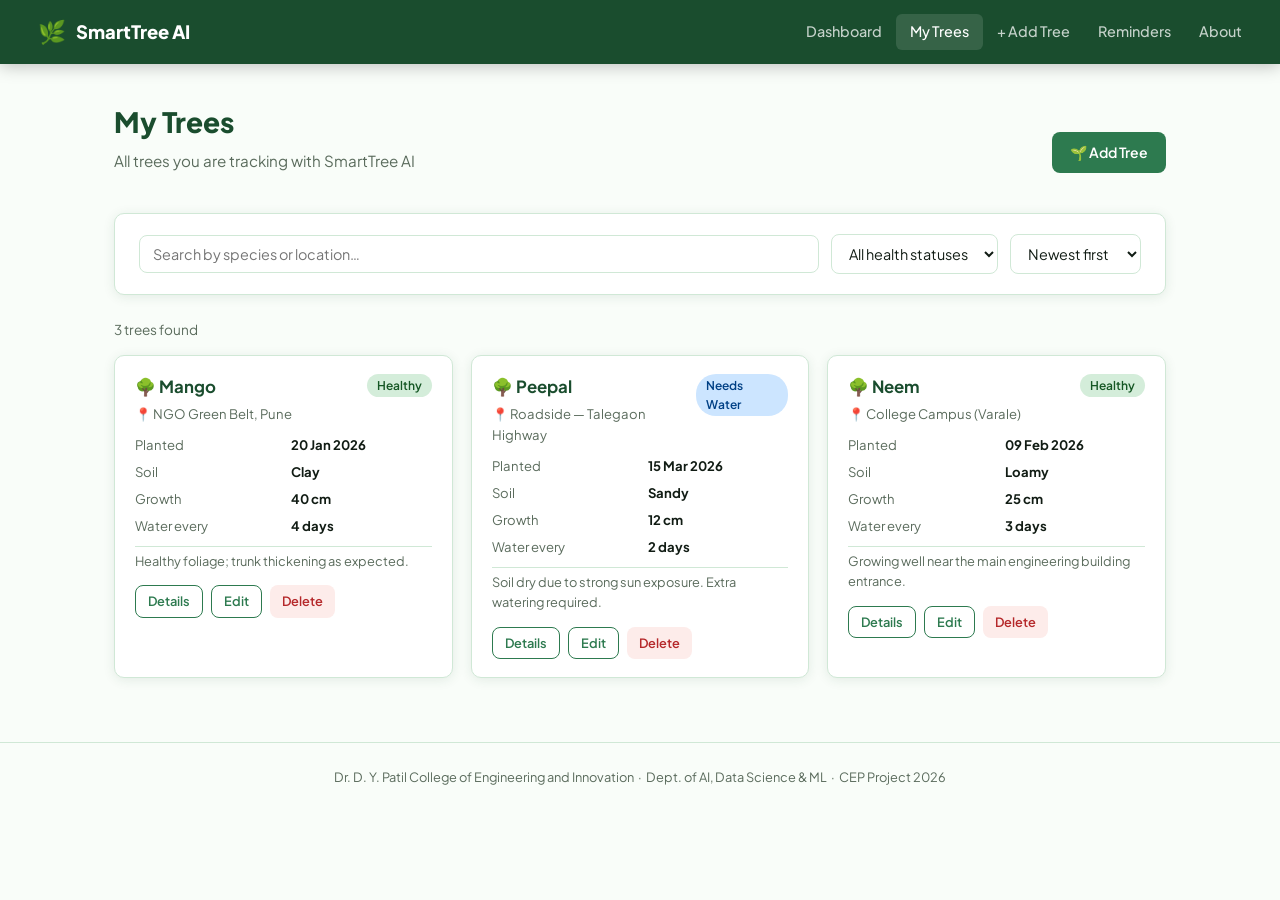
<file: trees.html>
<!DOCTYPE html>
<html lang="en">
<head>
  <meta charset="UTF-8">
  <meta name="viewport" content="width=device-width, initial-scale=1.0">
  <title>SmartTree AI — My Trees</title>
  <link rel="stylesheet" href="style.css">
</head>
<body>

<nav>
  <a class="nav-brand" href="index.html"><span class="leaf-icon">🌿</span> SmartTree AI</a>
  <a href="index.html">Dashboard</a>
  <a href="trees.html" class="active">My Trees</a>
  <a href="add-tree.html">+ Add Tree</a>
  <a href="reminders.html">Reminders</a>
  <a href="about.html">About</a>
</nav>

<div class="page">
  <div style="display:flex;align-items:center;justify-content:space-between;margin-bottom:8px">
    <div>
      <div class="page-title">My Trees</div>
      <div class="page-sub">All trees you are tracking with SmartTree AI</div>
    </div>
    <a href="add-tree.html" class="btn btn-primary">🌱 Add Tree</a>
  </div>

  <!-- Filters -->
  <div class="card" style="margin-bottom:24px;display:flex;gap:12px;flex-wrap:wrap;align-items:center">
    <div style="flex:1;min-width:180px">
      <input type="search" id="search" placeholder="Search by species or location…" style="margin:0">
    </div>
    <select id="filter-health" style="width:auto;margin:0">
      <option value="">All health statuses</option>
      <option>Healthy</option>
      <option>Needs Water</option>
      <option>Unhealthy</option>
      <option>Unknown</option>
    </select>
    <select id="sort-by" style="width:auto;margin:0">
      <option value="newest">Newest first</option>
      <option value="oldest">Oldest first</option>
      <option value="species">Species A–Z</option>
    </select>
  </div>

  <!-- Tree count -->
  <div id="count-label" style="font-size:.85rem;color:var(--muted);margin-bottom:14px"></div>

  <!-- Grid -->
  <div class="card-grid" id="tree-grid"></div>
</div>

<footer>
  Dr. D. Y. Patil College of Engineering and Innovation &nbsp;·&nbsp; Dept. of AI, Data Science &amp; ML &nbsp;·&nbsp; CEP Project 2026
</footer>

<!-- Delete confirm modal -->
<div class="modal-backdrop" id="del-modal">
  <div class="modal">
    <div class="modal-head">
      <h3>Delete Tree?</h3>
      <button class="modal-close" onclick="closeModal()">✕</button>
    </div>
    <p style="margin-bottom:20px;color:var(--muted);font-size:.9rem">This will permanently remove the tree and all its records from your device. This cannot be undone.</p>
    <div style="display:flex;gap:10px;justify-content:flex-end">
      <button class="btn btn-outline" onclick="closeModal()">Cancel</button>
      <button class="btn btn-danger" id="confirm-del">Delete</button>
    </div>
  </div>
</div>

<script src="shared.js"></script>
<script>
let pendingDelete = null;

function render() {
  let trees = ST.getTrees();
  const q      = document.getElementById('search').value.toLowerCase();
  const health = document.getElementById('filter-health').value;
  const sort   = document.getElementById('sort-by').value;

  if (q)      trees = trees.filter(t => t.species.toLowerCase().includes(q) || t.location.toLowerCase().includes(q));
  if (health) trees = trees.filter(t => t.health === health);

  if (sort === 'newest') trees = [...trees].reverse();
  else if (sort === 'oldest') { /* default order */ }
  else if (sort === 'species') trees = [...trees].sort((a,b) => a.species.localeCompare(b.species));

  document.getElementById('count-label').textContent = `${trees.length} tree${trees.length !== 1 ? 's' : ''} found`;

  const grid = document.getElementById('tree-grid');
  if (trees.length === 0) {
    grid.innerHTML = `<div class="empty" style="grid-column:1/-1">
      <div class="icon">🌾</div>
      <p>No trees match your filters. Try changing the search or add a new tree.</p>
      <a href="add-tree.html" class="btn btn-primary">Add a Tree</a>
    </div>`;
    return;
  }

  grid.innerHTML = trees.map(t => `
    <div class="tree-card">
      <div class="tree-card-top">
        <div>
          <div class="tree-card-name">🌳 ${t.species}</div>
          <div class="tree-card-loc">📍 ${t.location}</div>
        </div>
        ${ST.healthBadge(t.health)}
      </div>
      <div class="tree-card-meta">
        <span>Planted</span><strong>${ST.formatDate(t.plantedDate)}</strong>
        <span>Soil</span><strong>${t.soilType}</strong>
        <span>Growth</span><strong>${t.growth || 0} cm</strong>
        <span>Water every</span><strong>${t.waterEvery} days</strong>
      </div>
      ${t.notes ? `<div style="font-size:.8rem;color:var(--muted);padding-top:4px;border-top:1px solid var(--border)">${t.notes}</div>` : ''}
      <div class="tree-card-actions">
        <a href="tree-detail.html?id=${t.id}" class="btn btn-outline btn-sm">Details</a>
        <a href="add-tree.html?edit=${t.id}" class="btn btn-outline btn-sm">Edit</a>
        <button class="btn btn-sm" style="background:#fdecea;color:var(--danger);border:none" onclick="confirmDelete('${t.id}')">Delete</button>
      </div>
    </div>
  `).join('');
}

function confirmDelete(id) {
  pendingDelete = id;
  document.getElementById('del-modal').classList.add('open');
}
function closeModal() {
  document.getElementById('del-modal').classList.remove('open');
  pendingDelete = null;
}
document.getElementById('confirm-del').onclick = () => {
  if (pendingDelete) { ST.deleteTree(pendingDelete); closeModal(); render(); }
};

['search','filter-health','sort-by'].forEach(id =>
  document.getElementById(id).addEventListener('input', render)
);

render();
</script>
</body>
</html>
</file>
<file: style.css>
/* SmartTree AI — global styles */
@import url('https://fonts.googleapis.com/css2?family=Plus+Jakarta+Sans:wght@400;500;600;700;800&family=Lora:ital,wght@0,500;1,400&display=swap');

*, *::before, *::after { box-sizing: border-box; margin: 0; padding: 0; }

:root {
  --forest:   #1a4d2e;
  --leaf:     #2d7a4f;
  --sprout:   #4caf6f;
  --mist:     #e8f5ee;
  --earth:    #5c3d1a;
  --sky:      #1c5f8a;
  --cream:    #f9fdf9;
  --ink:      #111c14;
  --muted:    #5a6b5c;
  --border:   #d0e8d6;
  --warn:     #c97a00;
  --danger:   #b5282a;
  --radius:   10px;
  --shadow:   0 2px 12px rgba(26,77,46,.10);
  --nav-h:    64px;
}

html { scroll-behavior: smooth; }
body {
  font-family: 'Plus Jakarta Sans', sans-serif;
  background: var(--cream);
  color: var(--ink);
  min-height: 100vh;
  font-size: 15px;
  line-height: 1.6;
}

/* ── NAV ── */
nav {
  position: sticky; top: 0; z-index: 1000;
  height: var(--nav-h);
  background: var(--forest);
  display: flex; align-items: center; gap: 0;
  padding: 0 24px;
  box-shadow: 0 2px 16px rgba(0,0,0,.25);
}
.nav-brand {
  display: flex; align-items: center; gap: 10px;
  color: #fff; font-weight: 800; font-size: 1.15rem;
  text-decoration: none; margin-right: auto;
}
.nav-brand .leaf-icon { font-size: 1.4rem; }
nav a {
  color: rgba(255,255,255,.75);
  text-decoration: none; font-weight: 500; font-size: .9rem;
  padding: 6px 14px; border-radius: 6px;
  transition: color .15s, background .15s;
}
nav a:hover, nav a.active {
  color: #fff;
  background: rgba(255,255,255,.12);
}
.badge-pro {
  background: #ffd700; color: #5c3d1a; font-weight: 800;
  font-size: 0.7rem; padding: 2px 6px; border-radius: 4px; margin-left: 4px;
}

/* ── PAGE SHELL ── */
.page { max-width: 1100px; margin: 0 auto; padding: 36px 24px 64px; }
.page-title {
  font-size: 1.75rem; font-weight: 800; color: var(--forest);
  margin-bottom: 4px;
}
.page-sub { color: var(--muted); font-size: .95rem; margin-bottom: 32px; }

/* ── CARDS ── */
.card {
  background: #fff;
  border: 1px solid var(--border);
  border-radius: var(--radius);
  padding: 20px 24px;
  box-shadow: var(--shadow);
}
.card-grid {
  display: grid;
  grid-template-columns: repeat(auto-fill, minmax(280px, 1fr));
  gap: 18px;
}

/* ── STAT ROW ── */
.stat-row {
  display: grid;
  grid-template-columns: repeat(auto-fill, minmax(160px, 1fr));
  gap: 14px;
  margin-bottom: 32px;
}
.stat-box {
  background: var(--mist);
  border-radius: var(--radius);
  padding: 18px 20px;
  border: 1px solid var(--border);
}
.stat-box .val { font-size: 2rem; font-weight: 800; color: var(--forest); line-height: 1; }
.stat-box .lbl { font-size: .8rem; color: var(--muted); margin-top: 4px; }

/* ── WEATHER WIDGET ── */
.weather-card {
  background: linear-gradient(135deg, #f0fdf4 0%, #e0f2fe 100%);
  border: 1px solid #bae6fd;
  border-radius: var(--radius);
  padding: 18px 24px;
  margin-bottom: 24px;
  display: flex;
  align-items: center;
  justify-content: space-between;
  flex-wrap: wrap;
  gap: 16px;
  box-shadow: var(--shadow);
}
.weather-left { display: flex; align-items: center; gap: 16px; }
.weather-icon { font-size: 2.5rem; }
.weather-temp { font-size: 1.8rem; font-weight: 800; color: var(--forest); }
.weather-details { font-size: 0.85rem; color: var(--muted); }
.weather-tag {
  background: #fff; padding: 6px 14px; border-radius: 20px;
  font-size: 0.82rem; font-weight: 700; border: 1px solid var(--border);
  display: flex; align-items: center; gap: 6px;
}

/* ── MAP CONTAINER ── */
#map {
  height: 420px;
  width: 100%;
  border-radius: var(--radius);
  border: 1px solid var(--border);
  box-shadow: var(--shadow);
  z-index: 10;
}
.map-legend {
  display: flex; gap: 14px; flex-wrap: wrap; margin-top: 10px; font-size: 0.8rem; color: var(--muted);
}
.legend-dot { width: 12px; height: 12px; border-radius: 50%; display: inline-block; }

/* ── CAMERA & SCANNER EFFECT ── */
.camera-container {
  position: relative;
  background: #000;
  border-radius: var(--radius);
  overflow: hidden;
  max-width: 520px;
  margin: 0 auto 16px auto;
  aspect-ratio: 4/3;
  display: flex;
  align-items: center;
  justify-content: center;
}
#cameraFeed, #snapshotCanvas {
  width: 100%;
  height: 100%;
  object-fit: cover;
}
.scan-line {
  position: absolute;
  top: 0; left: 0; width: 100%; height: 4px;
  background: #00ff66;
  box-shadow: 0 0 15px #00ff66;
  display: none;
  animation: scanning 1.4s infinite ease-in-out alternate;
  z-index: 5;
}
@keyframes scanning {
  0% { top: 5%; }
  100% { top: 92%; }
}

/* ── DIAGNOSTIC REPORT CARD ── */
.diag-result {
  background: #fff;
  border: 1.5px solid var(--border);
  border-radius: var(--radius);
  padding: 18px;
  margin-top: 16px;
  box-shadow: var(--shadow);
  display: none;
}
.diag-row {
  display: flex;
  align-items: flex-start;
  gap: 12px;
  padding: 10px 0;
  border-bottom: 1px solid var(--border);
}
.diag-row:last-child { border-bottom: none; }
.diag-icon { font-size: 1.4rem; line-height: 1; }
.diag-title { font-weight: 700; color: var(--forest); font-size: 0.88rem; }
.diag-desc { font-size: 0.82rem; color: var(--ink); margin-top: 2px; }

/* ── PRICING CARDS ── */
.pricing-grid {
  display: grid;
  grid-template-columns: repeat(auto-fit, minmax(280px, 1fr));
  gap: 22px;
  margin-top: 24px;
}
.pricing-card {
  background: #fff;
  border: 1px solid var(--border);
  border-radius: 14px;
  padding: 30px 24px;
  display: flex;
  flex-direction: column;
  box-shadow: var(--shadow);
  transition: transform 0.2s ease, box-shadow 0.2s ease;
}
.pricing-card.featured {
  border: 2px solid var(--leaf);
  position: relative;
  background: #fafefb;
}
.pricing-card.featured::before {
  content: 'MOST POPULAR';
  position: absolute;
  top: -12px; right: 24px;
  background: var(--leaf); color: #fff;
  font-size: 0.7rem; font-weight: 800;
  padding: 3px 10px; border-radius: 20px;
}
.pricing-card:hover { transform: translateY(-4px); box-shadow: 0 10px 24px rgba(0,0,0,0.08); }
.price-tag { font-size: 2.2rem; font-weight: 800; color: var(--forest); margin: 12px 0 18px; }
.price-tag span { font-size: 0.9rem; font-weight: 500; color: var(--muted); }
.pricing-features { list-style: none; padding: 0; margin-bottom: 24px; flex: 1; }
.pricing-features li { padding: 6px 0; font-size: 0.88rem; color: var(--muted); display: flex; align-items: center; gap: 8px; }
.pricing-features li strong { color: var(--ink); }

/* ── BADGES ── */
.badge { display: inline-block; font-size: .75rem; font-weight: 600; padding: 2px 10px; border-radius: 20px; }
.badge-healthy   { background: #d4edda; color: #155724; }
.badge-water     { background: #cce5ff; color: #004085; }
.badge-unhealthy { background: #f8d7da; color: #721c24; }
.badge-unknown   { background: #e2e3e5; color: #383d41; }

/* ── BUTTONS ── */
.btn {
  display: inline-flex; align-items: center; justify-content: center; gap: 6px;
  font-family: inherit; font-size: .875rem; font-weight: 600;
  padding: 9px 18px; border-radius: 8px; border: none;
  cursor: pointer; text-decoration: none; transition: filter .15s, transform .1s;
}
.btn:active { transform: scale(.97); }
.btn-primary { background: var(--leaf); color: #fff; }
.btn-primary:hover { filter: brightness(1.1); }
.btn-outline { background: transparent; border: 1.5px solid var(--leaf); color: var(--leaf); }
.btn-outline:hover { background: var(--mist); }
.btn-danger  { background: var(--danger); color: #fff; }
.btn-danger:hover { filter: brightness(1.1); }
.btn-sm { padding: 5px 12px; font-size: .8rem; }

/* ── FORMS ── */
.form-group { margin-bottom: 18px; }
label { display: block; font-size: .85rem; font-weight: 600; color: var(--forest); margin-bottom: 5px; }
input, select, textarea {
  width: 100%; padding: 9px 13px;
  border: 1.5px solid var(--border); border-radius: 8px;
  font-family: inherit; font-size: .9rem; color: var(--ink);
  background: #fff; transition: border-color .15s;
}
input:focus, select:focus, textarea:focus {
  outline: none; border-color: var(--sprout);
  box-shadow: 0 0 0 3px rgba(76,175,111,.15);
}
textarea { resize: vertical; min-height: 80px; }

/* ── ALERTS / BANNERS ── */
.alert { padding: 12px 16px; border-radius: 8px; display: flex; align-items: flex-start; gap: 10px; font-size: .875rem; }
.alert-warn  { background: #fff8e1; border: 1px solid #ffe082; color: #6d4c00; }
.alert-info  { background: #e3f2fd; border: 1px solid #90caf9; color: #0d3c61; }
.alert-success { background: #e8f5e9; border: 1px solid #a5d6a7; color: #1b5e20; }

/* ── HERO (index only) ── */
.hero {
  background: linear-gradient(135deg, var(--forest) 0%, var(--leaf) 100%);
  border-radius: 16px;
  padding: 48px 40px;
  color: #fff;
  margin-bottom: 32px;
  position: relative;
  overflow: hidden;
}
.hero::after {
  content: '🌳';
  position: absolute; right: 40px; bottom: -10px;
  font-size: 8rem; opacity: .12; pointer-events: none;
}
.hero h1 { font-size: 2.3rem; font-weight: 800; line-height: 1.15; margin-bottom: 12px; }
.hero p  { font-size: 1.02rem; opacity: .88; max-width: 560px; margin-bottom: 22px; }
.hero-cta { display: flex; gap: 12px; flex-wrap: wrap; }

/* ── SECTION HEADING ── */
.section-head { display: flex; align-items: center; justify-content: space-between; margin-bottom: 16px; }
.section-head h2 { font-size: 1.15rem; font-weight: 700; color: var(--forest); }

/* ── TREE CARD ── */
.tree-card {
  background: #fff;
  border: 1px solid var(--border);
  border-radius: var(--radius);
  padding: 18px 20px;
  box-shadow: var(--shadow);
  display: flex; flex-direction: column; gap: 10px;
}
.tree-card-top { display: flex; justify-content: space-between; align-items: flex-start; }
.tree-card-name { font-size: 1.05rem; font-weight: 700; color: var(--forest); }
.tree-card-loc  { font-size: .82rem; color: var(--muted); margin-top: 2px; }
.tree-card-meta { display: grid; grid-template-columns: 1fr 1fr; gap: 6px 16px; font-size: .82rem; }
.tree-card-meta span { color: var(--muted); }
.tree-card-meta strong { color: var(--ink); }
.tree-card-actions { display: flex; gap: 8px; margin-top: 4px; }

/* ── MODAL ── */
.modal-backdrop {
  display: none; position: fixed; inset: 0;
  background: rgba(0,0,0,.45); z-index: 2000;
  justify-content: center; align-items: center;
  padding: 24px 16px;
}
.modal-backdrop.open { display: flex; }
.modal {
  background: #fff; border-radius: 14px;
  padding: 28px; width: 100%; max-width: 480px;
  box-shadow: 0 16px 48px rgba(0,0,0,.25);
}
.modal-head { display: flex; justify-content: space-between; align-items: center; margin-bottom: 20px; }
.modal-head h3 { font-size: 1.15rem; font-weight: 700; color: var(--forest); }
.modal-close { background: none; border: none; font-size: 1.3rem; cursor: pointer; color: var(--muted); }

/* ── FOOTER ── */
footer {
  text-align: center; padding: 24px;
  border-top: 1px solid var(--border);
  color: var(--muted); font-size: .8rem;
  margin-top: auto;
}

@media (max-width: 640px) {
  .hero { padding: 32px 20px; }
  .hero h1 { font-size: 1.6rem; }
  nav { padding: 0 10px; }
  nav a { padding: 4px 8px; font-size: .8rem; }
  .page { padding: 18px 12px 48px; }
}
</file>
